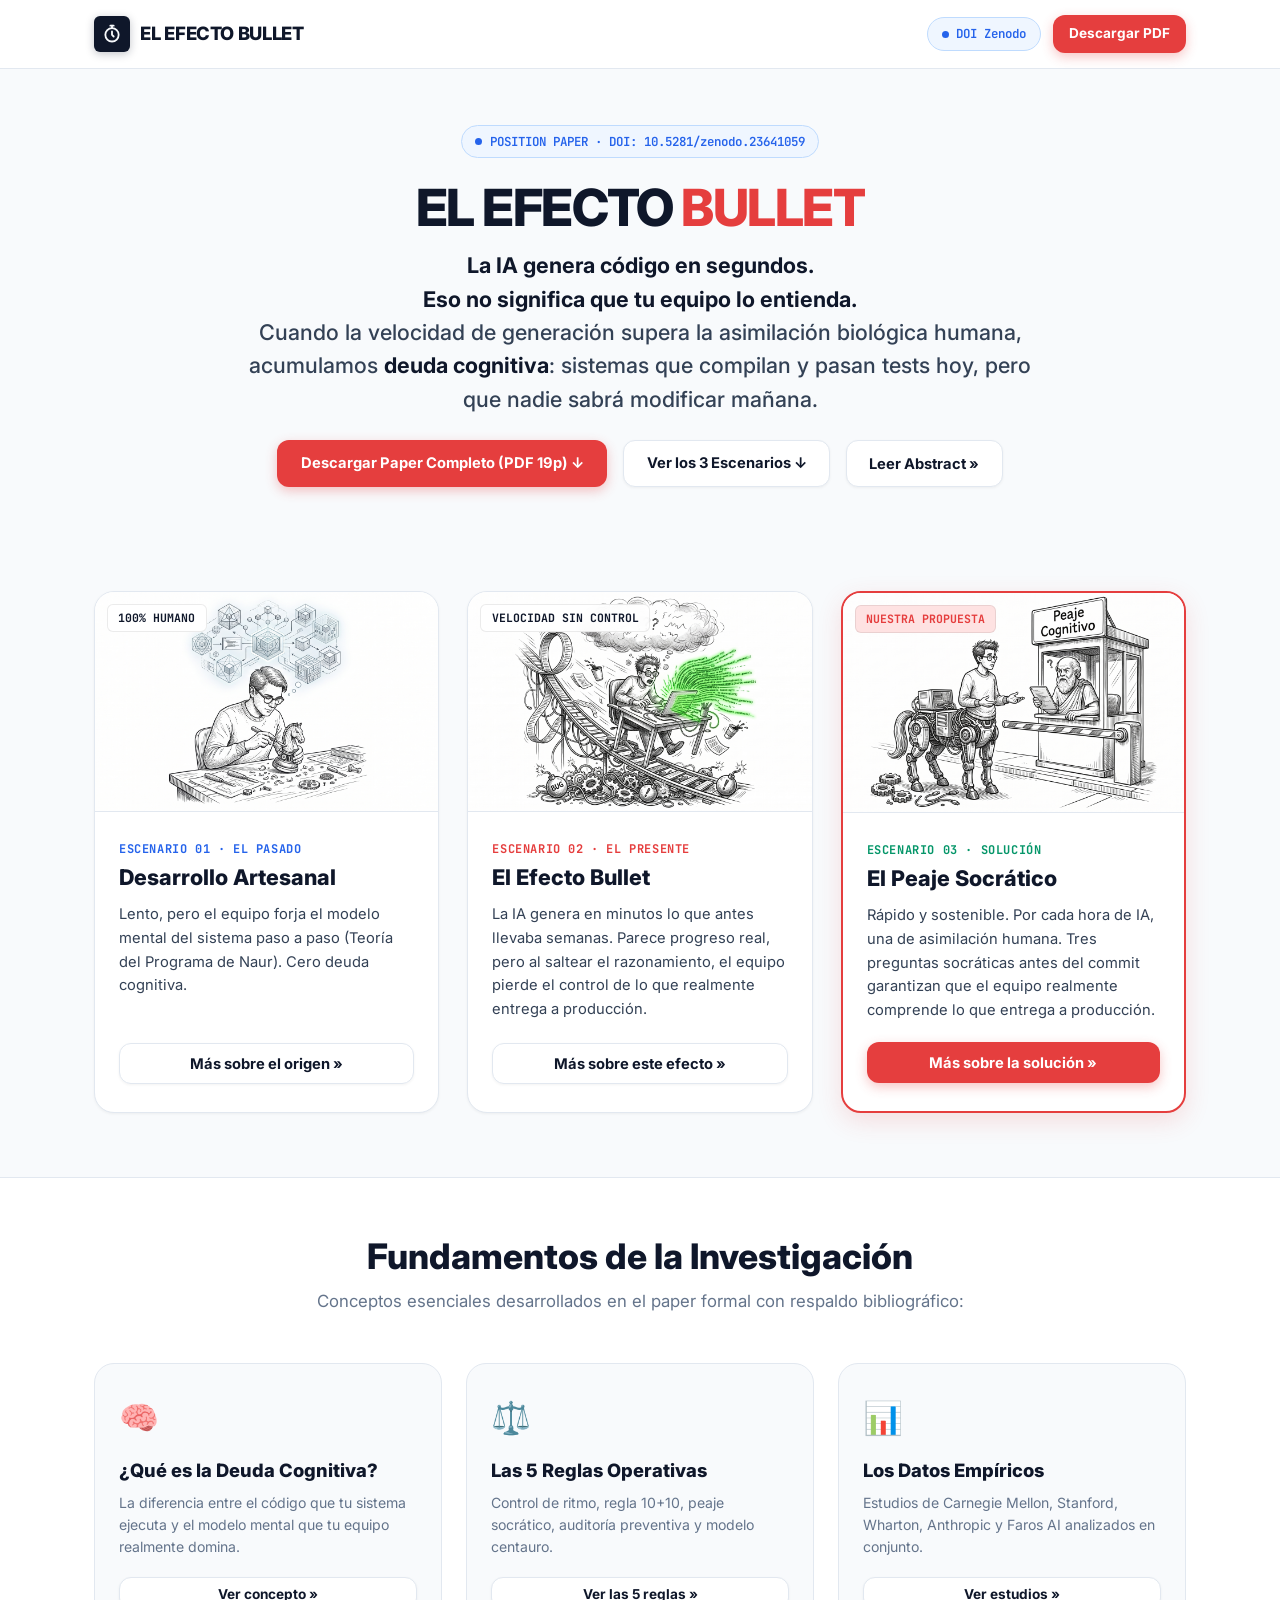
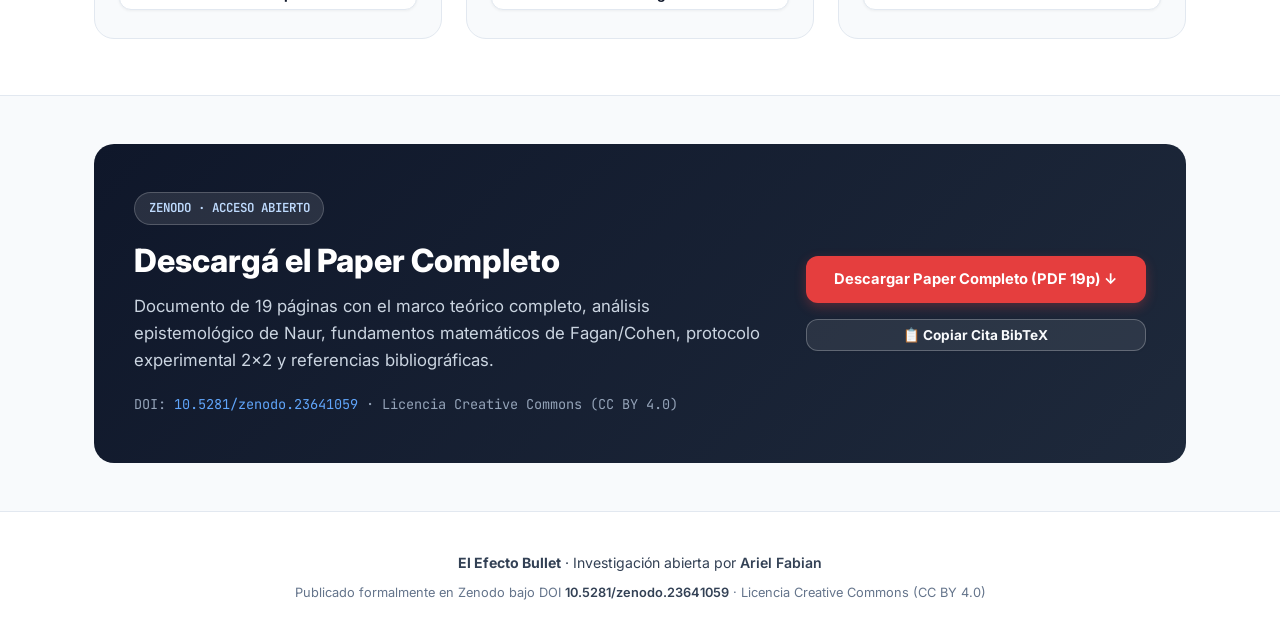
<file: index.html>
<!DOCTYPE html>
<html lang="es">
<head>
  <!-- Google tag (gtag.js) -->
  <script async src="https://www.googletagmanager.com/gtag/js?id=G-TDV2SC6LHQ"></script>
  <script>
    window.dataLayer = window.dataLayer || [];
    function gtag(){dataLayer.push(arguments);}
    gtag('js', new Date());

    gtag('config', 'G-TDV2SC6LHQ');
  </script>

  <meta charset="UTF-8">
  <meta name="viewport" content="width=device-width, initial-scale=1.0">
  <title>El Efecto Bullet: Deuda Cognitiva en la Era de la IA | Ariel Fabian</title>
  
  <meta name="description" content="La IA genera código en segundos. Eso no significa que tu equipo lo entienda. Position paper y propuesta metodológica con DOI oficial: 10.5281/zenodo.23641059.">
  <meta name="author" content="Ariel Fabian">
  <meta name="keywords" content="deuda cognitiva, ai coding, vibe coding, software engineering, peaje cognitivo, ajedrez bullet, peter naur, generative ai, llm code review, fagan inspection">
  <link rel="canonical" href="https://arfab.github.io/efectobullet/">
  
  <!-- Open Graph / LinkedIn -->
  <meta property="og:type" content="article">
  <meta property="og:title" content="El Efecto Bullet: Deuda Cognitiva en la Era de la IA">
  <meta property="og:description" content="La IA genera código en segundos. Eso no significa que tu equipo lo entienda. Position paper en acceso abierto.">
  <meta property="og:url" content="https://arfab.github.io/efectobullet/">
  <meta property="og:image" content="https://arfab.github.io/efectobullet/images/hero_chess_knight.jpg">
  
  <!-- Twitter Card -->
  <meta name="twitter:card" content="summary_large_image">
  <meta name="twitter:title" content="El Efecto Bullet: Deuda Cognitiva en la Era de la IA">
  <meta name="twitter:description" content="La IA genera código en segundos. Eso no significa que tu equipo lo entienda.">
  <meta name="twitter:image" content="https://arfab.github.io/efectobullet/images/hero_chess_knight.jpg">

  <!-- Google Scholar Metadata -->
  <meta name="citation_title" content="El Efecto Bullet: Deuda Cognitiva y la Ilusión de la Velocidad en la Era de la IA">
  <meta name="citation_author" content="Fabian, Ariel">
  <meta name="citation_publication_date" content="2026/10">
  <meta name="citation_doi" content="10.5281/zenodo.23641059">
  <meta name="citation_pdf_url" content="https://arfab.github.io/efectobullet/docs/El_Efecto_Bullet.pdf">
  <meta name="citation_technical_report_institution" content="Zenodo">

  <!-- Schema.org JSON-LD para indexación académica enriquecida en Google -->
  <script type="application/ld+json">
  {
    "@context": "https://schema.org",
    "@type": "ScholarlyArticle",
    "headline": "El Efecto Bullet: Deuda Cognitiva y la Ilusión de la Velocidad en la Era de la IA",
    "author": {
      "@type": "Person",
      "name": "Ariel Fabian",
      "url": "https://www.linkedin.com/in/arfab"
    },
    "datePublished": "2026-10",
    "identifier": "https://doi.org/10.5281/zenodo.23641059",
    "url": "https://arfab.github.io/efectobullet/",
    "sameAs": "https://doi.org/10.5281/zenodo.23641059",
    "keywords": [
      "Deuda Cognitiva",
      "Ingeniería de Software con IA",
      "Peaje Cognitivo",
      "Ajedrez Bullet",
      "Theory Building"
    ],
    "description": "Position paper que analiza el impacto de la generación acelerada de código con IA en la pérdida de comprensión técnica y propone un marco metodológico basado en la regla 10+10 y el peaje cognitivo socrático."
  }
  </script>

  <link rel="icon" href="data:image/svg+xml,<svg xmlns=%22http://www.w3.org/2000/svg%22 viewBox=%220 0 100 100%22><rect width=%22100%22 height=%22100%22 rx=%2224%22 fill=%22%230f172a%22/><circle cx=%2250%22 cy=%2256%22 r=%2228%22 fill=%22none%22 stroke=%22%23f8fafc%22 stroke-width=%227%22/><line x1=%2250%22 y1=%2256%22 x2=%2250%22 y2=%2239%22 stroke=%22%23f59e0b%22 stroke-width=%227%22 stroke-linecap=%22round%22/><line x1=%2250%22 y1=%2256%22 x2=%2263%22 y2=%2263%22 stroke=%22%23f8fafc%22 stroke-width=%226%22 stroke-linecap=%22round%22/><line x1=%2240%22 y1=%2218%22 x2=%2260%22 y2=%2218%22 stroke=%22%23f8fafc%22 stroke-width=%227%22 stroke-linecap=%22round%22/><line x1=%2250%22 y1=%2218%22 x2=%2250%22 y2=%2228%22 stroke=%22%23f8fafc%22 stroke-width=%227%22 stroke-linecap=%22round%22/></svg>">
  
  <!-- Google Fonts: Inter + JetBrains Mono -->
  <link rel="preconnect" href="https://fonts.googleapis.com">
  <link rel="preconnect" href="https://fonts.gstatic.com" crossorigin>
  <link href="https://fonts.googleapis.com/css2?family=Inter:wght@400;500;600;700;800;900&family=JetBrains+Mono:wght@500;700&display=swap" rel="stylesheet">
  
  <link rel="stylesheet" href="css/styles.css">
</head>
<body>

  <!-- ====================================================================
       HEADER / NAVBAR
       ==================================================================== -->
  <header class="header">
    <div class="container nav-wrapper">
      <a href="#" class="brand">
        <span class="brand-icon">
          <svg width="20" height="20" viewBox="0 0 24 24" fill="none" stroke="currentColor" stroke-width="2.2" stroke-linecap="round" stroke-linejoin="round">
            <circle cx="12" cy="13" r="8"></circle>
            <path d="M12 9v4l2 2"></path>
            <path d="M10 2h4"></path>
            <path d="M12 2v3"></path>
          </svg>
        </span>
        <span>EL EFECTO BULLET</span>
      </a>

      <div class="nav-actions">
        <a href="https://doi.org/10.5281/zenodo.23641059" target="_blank" rel="noopener noreferrer" class="pill pill-doi">
          <span class="doi-dot"></span> DOI Zenodo
        </a>
        <a href="docs/El_Efecto_Bullet.pdf" download class="btn btn-primary btn-sm">Descargar PDF</a>
      </div>
    </div>
  </header>

  <main>
    <!-- ====================================================================
         HERO SECTION (Claro, visual y directo al grano)
         ==================================================================== -->
    <section class="hero">
      <div class="container">
        <div class="hero-pill-row">
          <a href="https://doi.org/10.5281/zenodo.23641059" target="_blank" rel="noopener noreferrer" class="pill pill-doi">
            <span class="doi-dot"></span> POSITION PAPER · DOI: 10.5281/zenodo.23641059
          </a>
        </div>

        <h1 class="hero-title">
          EL EFECTO <span class="highlight">BULLET</span>
        </h1>

        <p class="hero-subtitle">
          <strong>La IA genera código en segundos.<br>Eso no significa que tu equipo lo entienda.</strong><br>
          Cuando la velocidad de generación supera la asimilación biológica humana, acumulamos <strong>deuda cognitiva</strong>: sistemas que compilan y pasan tests hoy, pero que nadie sabrá modificar mañana.
        </p>

        <div class="hero-actions">
          <a href="docs/El_Efecto_Bullet.pdf" download class="btn btn-primary">
            Descargar Paper Completo (PDF 19p) ↓
          </a>
          <a href="#escenarios" class="btn btn-secondary">
            Ver los 3 Escenarios ↓
          </a>
          <button class="btn btn-secondary js-open-modal" data-modal="modal-abstract">
            Leer Abstract »
          </button>
        </div>
      </div>
    </section>

    <!-- ====================================================================
         LOS 3 ESCENARIOS VISUALES (Estilo Refactoring Guru)
         ==================================================================== -->
    <section id="escenarios" class="scenarios-section">
      <div class="container">
        <div class="scenarios-grid">
          
          <!-- ESCENARIO 1: EL PASADO HUMANO -->
          <div class="scenario-card">
            <div class="scenario-img-wrapper">
              <img src="images/hero_chess_knight.jpg" alt="Desarrollo humano artesanal">
              <div class="scenario-badge-overlay">100% HUMANO</div>
            </div>
            <div class="scenario-body">
              <span class="scenario-tag tag-blue">Escenario 01 · El Pasado</span>
              <h3 class="scenario-title">Desarrollo Artesanal</h3>
              <p class="scenario-desc">
                Lento, pero el equipo forja el modelo mental del sistema paso a paso (Teoría del Programa de Naur). Cero deuda cognitiva.
              </p>
              <button class="btn btn-secondary scenario-btn js-open-modal" data-modal="modal-escenario-1">
                Más sobre el origen »
              </button>
            </div>
          </div>

          <!-- ESCENARIO 2: EL EFECTO BULLET -->
          <div class="scenario-card">
            <div class="scenario-img-wrapper">
              <img src="images/chess_clock_fischer.jpg" alt="La trampa de velocidad del ajedrez bullet">
              <div class="scenario-badge-overlay">VELOCIDAD SIN CONTROL</div>
            </div>
            <div class="scenario-body">
              <span class="scenario-tag tag-red">Escenario 02 · El Presente</span>
              <h3 class="scenario-title">El Efecto Bullet</h3>
              <p class="scenario-desc">
                La IA genera en minutos lo que antes llevaba semanas. Parece progreso real, pero al saltear el razonamiento, el equipo pierde el control de lo que realmente entrega a producción.
              </p>
              <button class="btn btn-secondary scenario-btn js-open-modal" data-modal="modal-escenario-2">
                Más sobre este efecto »
              </button>
            </div>
          </div>

          <!-- ESCENARIO 3: SÓCRATES Y 10+10 -->
          <div class="scenario-card highlight">
            <div class="scenario-img-wrapper">
              <img src="images/centaur_model.jpg" alt="Modelo centauro y peaje socrático">
              <div class="scenario-badge-overlay" style="background:#fee2e2; color:var(--accent-red);">NUESTRA PROPUESTA</div>
            </div>
            <div class="scenario-body">
              <span class="scenario-tag tag-green">Escenario 03 · Solución</span>
              <h3 class="scenario-title">El Peaje Socrático</h3>
              <p class="scenario-desc">
                Rápido y sostenible. Por cada hora de IA, una de asimilación humana. Tres preguntas socráticas antes del commit garantizan que el equipo realmente comprende lo que entrega a producción.
              </p>
              <button class="btn btn-action scenario-btn js-open-modal" data-modal="modal-escenario-3">
                Más sobre la solución »
              </button>
            </div>
          </div>

        </div>
      </div>
    </section>

    <!-- ====================================================================
         FUNDAMENTOS CLAVE (Módulos limpios tipo Refactoring Guru)
         ==================================================================== -->
    <section id="fundamentos" class="modules-section">
      <div class="container">
        <div class="section-intro">
          <h2>Fundamentos de la Investigación</h2>
          <p>Conceptos esenciales desarrollados en el paper formal con respaldo bibliográfico:</p>
        </div>

        <div class="modules-grid">
          <div class="module-card">
            <div class="module-icon">🧠</div>
            <h3>¿Qué es la Deuda Cognitiva?</h3>
            <p>La diferencia entre el código que tu sistema ejecuta y el modelo mental que tu equipo realmente domina.</p>
            <button class="btn btn-secondary btn-sm js-open-modal" data-modal="modal-deuda">Ver concepto »</button>
          </div>

          <div class="module-card">
            <div class="module-icon">⚖️</div>
            <h3>Las 5 Reglas Operativas</h3>
            <p>Control de ritmo, regla 10+10, peaje socrático, auditoría preventiva y modelo centauro.</p>
            <button class="btn btn-secondary btn-sm js-open-modal" data-modal="modal-reglas">Ver las 5 reglas »</button>
          </div>

          <div class="module-card">
            <div class="module-icon">📊</div>
            <h3>Los Datos Empíricos</h3>
            <p>Estudios de Carnegie Mellon, Stanford, Wharton, Anthropic y Faros AI analizados en conjunto.</p>
            <button class="btn btn-secondary btn-sm js-open-modal" data-modal="modal-datos">Ver estudios »</button>
          </div>
        </div>
      </div>
    </section>

    <!-- ====================================================================
         BANNER DE DESCARGA / PAPER FORMAL
         ==================================================================== -->
    <section id="descarga" class="container">
      <div class="paper-cta-box">
        <div>
          <span class="pill pill-doi" style="background:rgba(255,255,255,0.1); border-color:rgba(255,255,255,0.2); color:#bfdbfe; margin-bottom:1rem;">
            ZENODO · ACCESO ABIERTO
          </span>
          <h2>Descargá el Paper Completo</h2>
          <p>
            Documento de 19 páginas con el marco teórico completo, análisis epistemológico de Naur, fundamentos matemáticos de Fagan/Cohen, protocolo experimental 2×2 y referencias bibliográficas.
          </p>
          <div style="margin-top:1.25rem; font-family:var(--font-mono); font-size:0.85rem; color:#94a3b8;">
            DOI: <a href="https://doi.org/10.5281/zenodo.23641059" target="_blank" style="color:#60a5fa;">10.5281/zenodo.23641059</a> · Licencia Creative Commons (CC BY 4.0)
          </div>
        </div>

        <div class="paper-cta-actions">
          <a href="docs/El_Efecto_Bullet.pdf" download class="btn btn-primary">
            Descargar Paper Completo (PDF 19p) ↓
          </a>
          <button id="copy-citation-btn" class="btn btn-ghost-dark btn-sm">
            📋 Copiar Cita BibTeX
          </button>
        </div>
      </div>
    </section>
  </main>

  <!-- ====================================================================
       FOOTER
       ==================================================================== -->
  <footer class="footer">
    <div class="container">
      <p style="margin-bottom:0.5rem;">
        <strong>El Efecto Bullet</strong> · Investigación abierta por <a href="https://www.linkedin.com/in/arielfabian/" target="_blank">Ariel Fabian</a>
      </p>
      <p style="font-size:0.8rem; color:var(--text-muted);">
        Publicado formalmente en Zenodo bajo DOI <a href="https://doi.org/10.5281/zenodo.23641059" target="_blank">10.5281/zenodo.23641059</a> · Licencia Creative Commons (CC BY 4.0)
      </p>
    </div>
  </footer>

  <!-- ====================================================================
       MODALES DE PROFUNDIZACIÓN (Para mantener la Home limpia)
       ==================================================================== -->
  
  <!-- Modal Abstract -->
  <div id="modal-abstract" class="modal-overlay">
    <div class="modal-box">
      <button class="modal-close">✕</button>
      <span class="pill pill-doi" style="margin-bottom:0.85rem;"><span class="doi-dot"></span> DOI: 10.5281/zenodo.23641059</span>
      <h3 class="modal-title">Resumen Oficial / Abstract</h3>
      <div class="modal-body">
        <p><strong>Resumen (Español):</strong></p>
        <p>
          Los agentes de Inteligencia Artificial generan código en segundos. Pero escribir código rápido no es lo mismo que entenderlo. Cuando un equipo acepta código generado sin tomarse el tiempo de leerlo y analizarlo, acumula <strong>deuda cognitiva</strong>: sistemas que funcionan, pero que nadie en el equipo sabe modificar con seguridad. Así, las fallas pueden llegar directo a producción.
        </p>
        <p>
          Sostenemos que el problema no es la herramienta sino el ritmo: una persona necesita tiempo para entender lógica de software y no puede hacerlo a la velocidad con la que un modelo genera texto. Para analizar este problema usamos la psicología del ajedrez, un campo con ochenta años de investigación sobre memoria, decisiones bajo presión de tiempo e interacción humano-máquina. Planteamos que, cuando el ritmo supera la capacidad de lectura, el desarrollador pasa a una revisión superficial y empieza a aprobar cambios que no entiende.
        </p>
        <p>
          Como respuesta, proponemos cinco reglas de trabajo adaptadas del ajedrez. Las dos centrales son la <strong>regla del 10 + 10</strong>, que establece una reserva mínima obligatoria para leer y asimilar el código proporcional al esfuerzo previo de desarrollo, y un <strong>peaje cognitivo antes del commit</strong>, que exige al programador justificar el cambio por sí mismo sin explicaciones predigeridas de la IA. El objetivo es que el equipo entienda lo que construye sin renunciar a la velocidad. Por último, proponemos un diseño experimental para poner a prueba estas reglas en equipos reales.
        </p>
        <hr style="border:0; border-top:1px solid var(--border-color); margin:1.25rem 0;">
        <p><strong>Abstract (English):</strong></p>
        <p style="font-size:0.9rem; color:var(--text-muted);">
          Artificial Intelligence coding agents generate code in seconds. Yet writing code quickly is not the same as understanding it. When a team accepts generated code without taking the time to read and analyze it, it accumulates <strong>cognitive debt</strong>: systems that work today, but that no one on the team knows how to safely modify. In response, we propose five working rules adapted from chess, centered on the <strong>10 + 10 rule</strong> and a <strong>pre-commit cognitive toll</strong>.
        </p>
      </div>
    </div>
  </div>
  
  <!-- Modal Escenario 1 -->
  <div id="modal-escenario-1" class="modal-overlay">
    <div class="modal-box">
      <button class="modal-close">✕</button>
      <h3 class="modal-title">El Pasado Artesanal y la Teoría del Programa</h3>
      <div class="modal-body">
        <p>
          En 1985, el ganador del Premio Turing <strong>Peter Naur</strong> publicó su histórico ensayo <em>"Programming as Theory Building"</em>. Su tesis central fue revolucionaria:
        </p>
        <blockquote>
          "La programación no es la producción de líneas de código; es la construcción de una teoría mental viva sobre cómo el software se corresponde con el problema real del mundo."
        </blockquote >
        <p>
          En el desarrollo manual tradicional, la lentitud obligaba al programador a descartar alternativas, anticipar fallas y entender los invariantes del sistema mientras escribía. El código resultante era apenas un subproducto; el verdadero activo residía en la mente del equipo.
        </p>
        <p>
          Al automatizar la escritura con IA y saltarnos ese proceso de razonamiento, generamos código sin teoría mental: la semilla de la deuda cognitiva.
        </p>
      </div>
    </div>
  </div>

  <!-- Modal Escenario 2 -->
  <div id="modal-escenario-2" class="modal-overlay">
    <div class="modal-box">
      <button class="modal-close">✕</button>
      <h3 class="modal-title">El Efecto Bullet y la Crisis Empírica</h3>
      <div class="modal-body">
        <p>
          En ajedrez, el ritmo <em>Bullet</em> (1 minuto por partida) anula el cálculo táctico profundo: el jugador se ve forzado a mover por reflejo muscular inmediato.
        </p>
        <p>
          En ingeniería de software asistida por IA ocurre un colapso idéntico, ya registrado por investigaciones de primer nivel:
        </p>
        <ul>
          <li><strong>He & Vasilescu (Carnegie Mellon / Stanford, 2026):</strong> En 196.000 PRs reales, la revisión humana profunda cayó del 48% al 21%.</li>
          <li><strong>Faros AI (2026):</strong> Las organizaciones con adopción masiva sin reglas experimentaron un aumento del 125.4% en incidentes críticos en producción.</li>
          <li><strong>Shen & Tamkin (Anthropic, 2025):</strong> Desarrolladores que aprendieron delegando en IA retuvieron 17 puntos porcentuales menos de comprensión conceptual.</li>
          <li><strong>Shaw & Nave (Wharton, 2026):</strong> Bajo presión de velocidad, la probabilidad de aceptar código erróneo se multiplica por más de 3.</li>
        </ul>
      </div>
    </div>
  </div>

  <!-- Modal Escenario 3 -->
  <div id="modal-escenario-3" class="modal-overlay">
    <div class="modal-box">
      <button class="modal-close">✕</button>
      <h3 class="modal-title">El Peaje Socrático y la Regla del 10 + 10</h3>
      <div class="modal-body">
        <p>
          Nuestra propuesta no rechaza la IA: establece un método de trabajo riguroso:
        </p>
        <p>
          <strong>1. La Regla del 10 + 10:</strong> Por cada hora invertida en generar código con IA en un componente crítico, se reserva obligatoriamente una hora para que el desarrollador lea, entienda y verifique la lógica (basado en ritmos de inspección formal de Michael Fagan de 100-200 LOC/h).
        </p>
        <p>
          <strong>2. El Peaje Socrático antes del Commit:</strong> "Sócrates" interroga al programador con 3 preguntas que debe responder por sí mismo, sin ayuda del modelo:
        </p>
        <ul>
          <li><strong>Invariantes y datos:</strong> ¿Cómo fluye la información y qué reglas de negocio se garantizan?</li>
          <li><strong>Supuestos de falla:</strong> ¿Qué ocurre si la red tiene timeout, hay concurrencia o los datos vienen nulos?</li>
          <li><strong>Cambio de negocio:</strong> Si mañana cambia la regla central, ¿qué partes del código deben reescribirse?</li>
        </ul>
        <p>
          Sólo con semáforo verde se habilita el paso a producción.
        </p>
      </div>
    </div>
  </div>

  <!-- Modal Deuda Cognitiva -->
  <div id="modal-deuda" class="modal-overlay">
    <div class="modal-box">
      <button class="modal-close">✕</button>
      <h3 class="modal-title">¿Qué es la Deuda Cognitiva?</h3>
      <div class="modal-body">
        <p>
          A diferencia de la <em>deuda técnica</em> tradicional (código desprolijo o arquitectura deficiente), la <strong>deuda cognitiva</strong> ocurre cuando el código está limpio, compila y pasa las pruebas, pero <strong>nadie en el equipo entiende realmente cómo funciona por dentro ni cómo reaccionará ante situaciones imprevistas</strong>.
        </p>
        <p>
          Es una deuda invisible que no genera advertencias de linter, pero explota en forma de incidentes severos cuando el sistema debe evolucionar o responder ante fallas de infraestructura.
        </p>
      </div>
    </div>
  </div>

  <!-- Modal 5 Reglas -->
  <div id="modal-reglas" class="modal-overlay">
    <div class="modal-box">
      <button class="modal-close">✕</button>
      <h3 class="modal-title">Las 5 Reglas Operativas</h3>
      <div class="modal-body">
        <ul>
          <li><strong>1. Control de Ritmo:</strong> Clasificar antes de codificar. Lógica crítica (facturación, auth, concurrencia) a ritmo clásico; código descartable a alta velocidad.</li>
          <li><strong>2. Regla del 10 + 10:</strong> Por cada hora de IA en módulos críticos, una hora de asimilación humana obligatoria.</li>
          <li><strong>3. Peaje Cognitivo:</strong> Las 3 preguntas socráticas antes del commit para verificar comprensión de invariantes y fallas.</li>
          <li><strong>4. Auditoría Preventiva:</strong> Pruebas deliberadas de concurrencia, idempotencia y datos sucios (la IA suele resolver solo el camino feliz).</li>
          <li><strong>5. Modelo Centauro:</strong> Principio Kaspárov 2005: un proceso riguroso y humano pesa más que la potencia de cálculo pura.</li>
        </ul>
      </div>
    </div>
  </div>

  <!-- Modal Datos Empíricos -->
  <div id="modal-datos" class="modal-overlay">
    <div class="modal-box">
      <button class="modal-close">✕</button>
      <h3 class="modal-title">Evidencia Empírica Consolidada</h3>
      <div class="modal-body">
        <p>El paper consolida investigaciones académicas e industriales de 2025 y 2026:</p>
        <ul>
          <li><strong>Carnegie Mellon & Stanford (He & Vasilescu, 2026):</strong> Caída del 48% al 21% en inspección de código.</li>
          <li><strong>Faros AI (2026):</strong> +76% PRs aprobados sin revisión y +125.4% incidentes en producción.</li>
          <li><strong>Anthropic (Shen & Tamkin, 2025):</strong> -17 pp en adquisición de habilidades conceptuales.</li>
          <li><strong>Wharton School (Shaw & Nave, 2026):</strong> 3.2x más chance de aceptar respuestas erróneas bajo urgencia.</li>
          <li><strong>Wharton School (Poulidis et al., 2025):</strong> 64% vs 30% de retención cuando se bloquea la IA hasta formular hipótesis propias.</li>
        </ul>
      </div>
    </div>
  </div>

  <script src="js/main.js"></script>
</body>
</html>
</file>
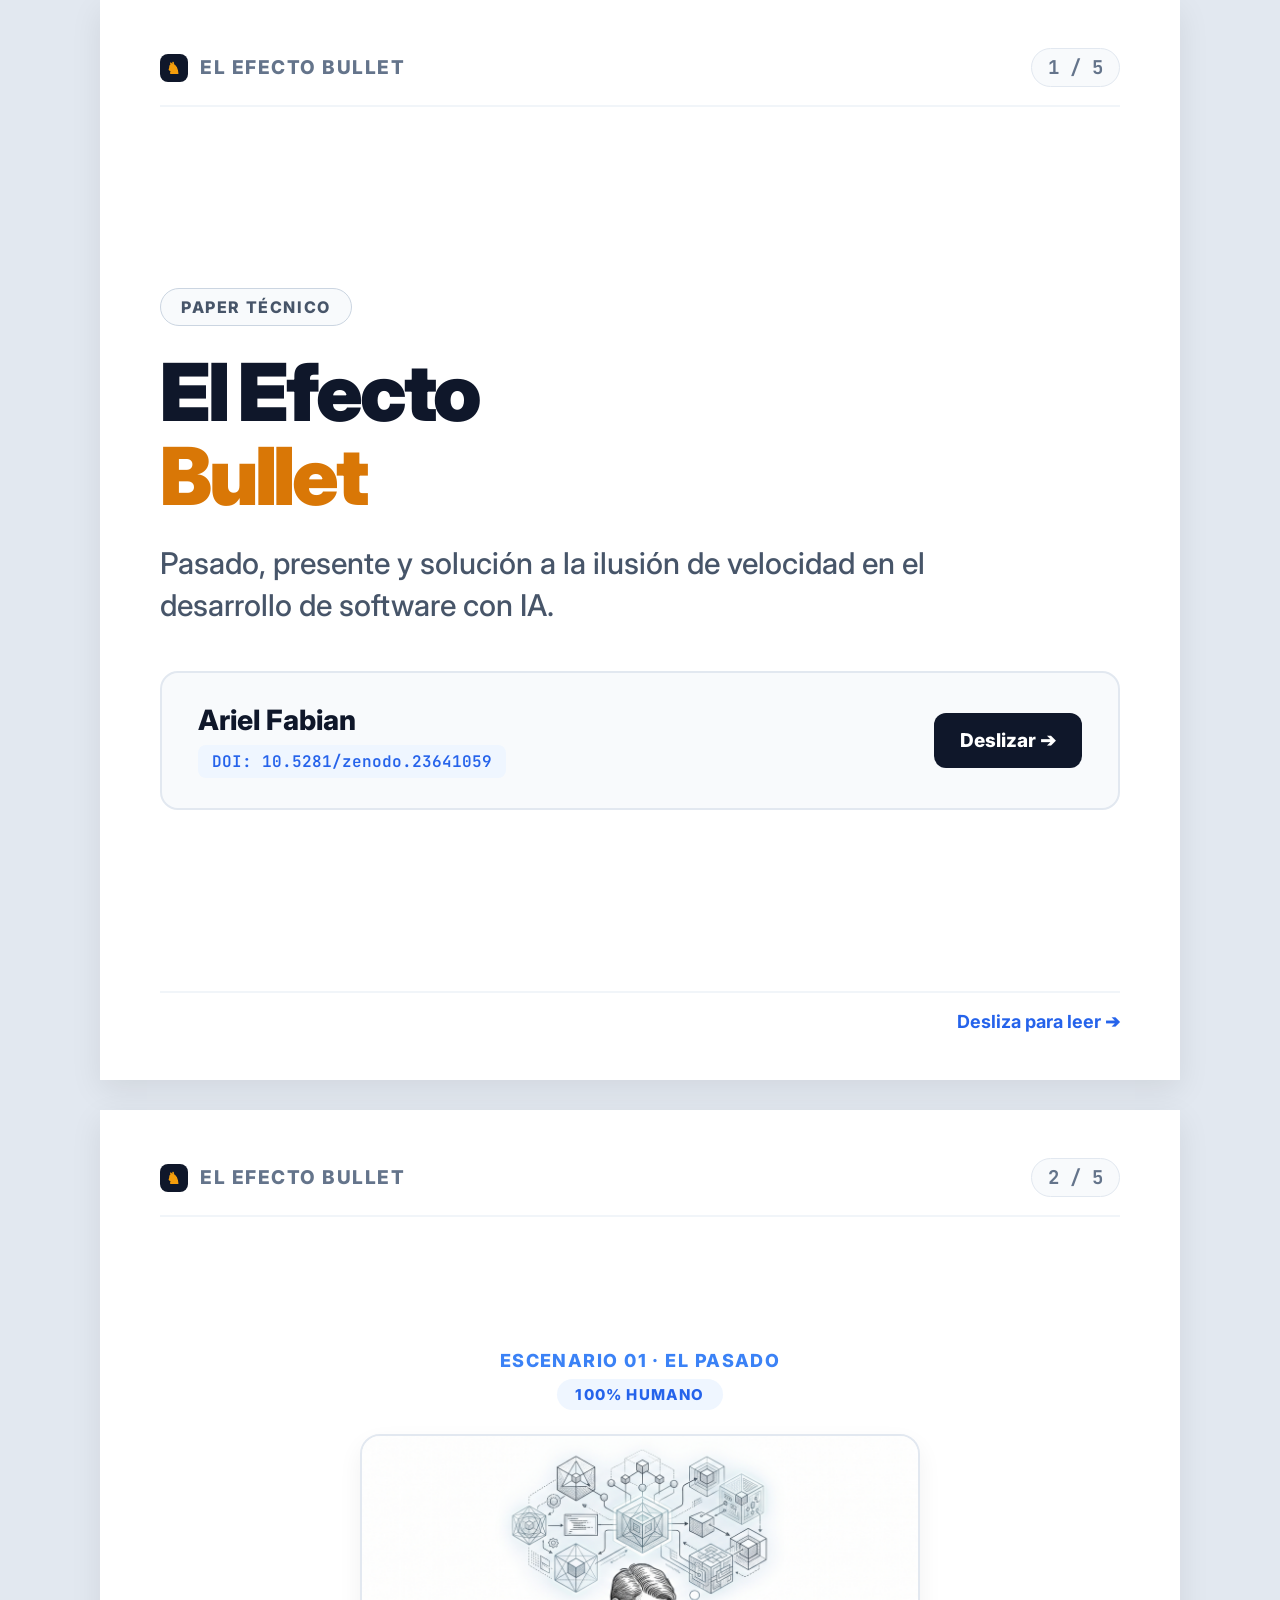
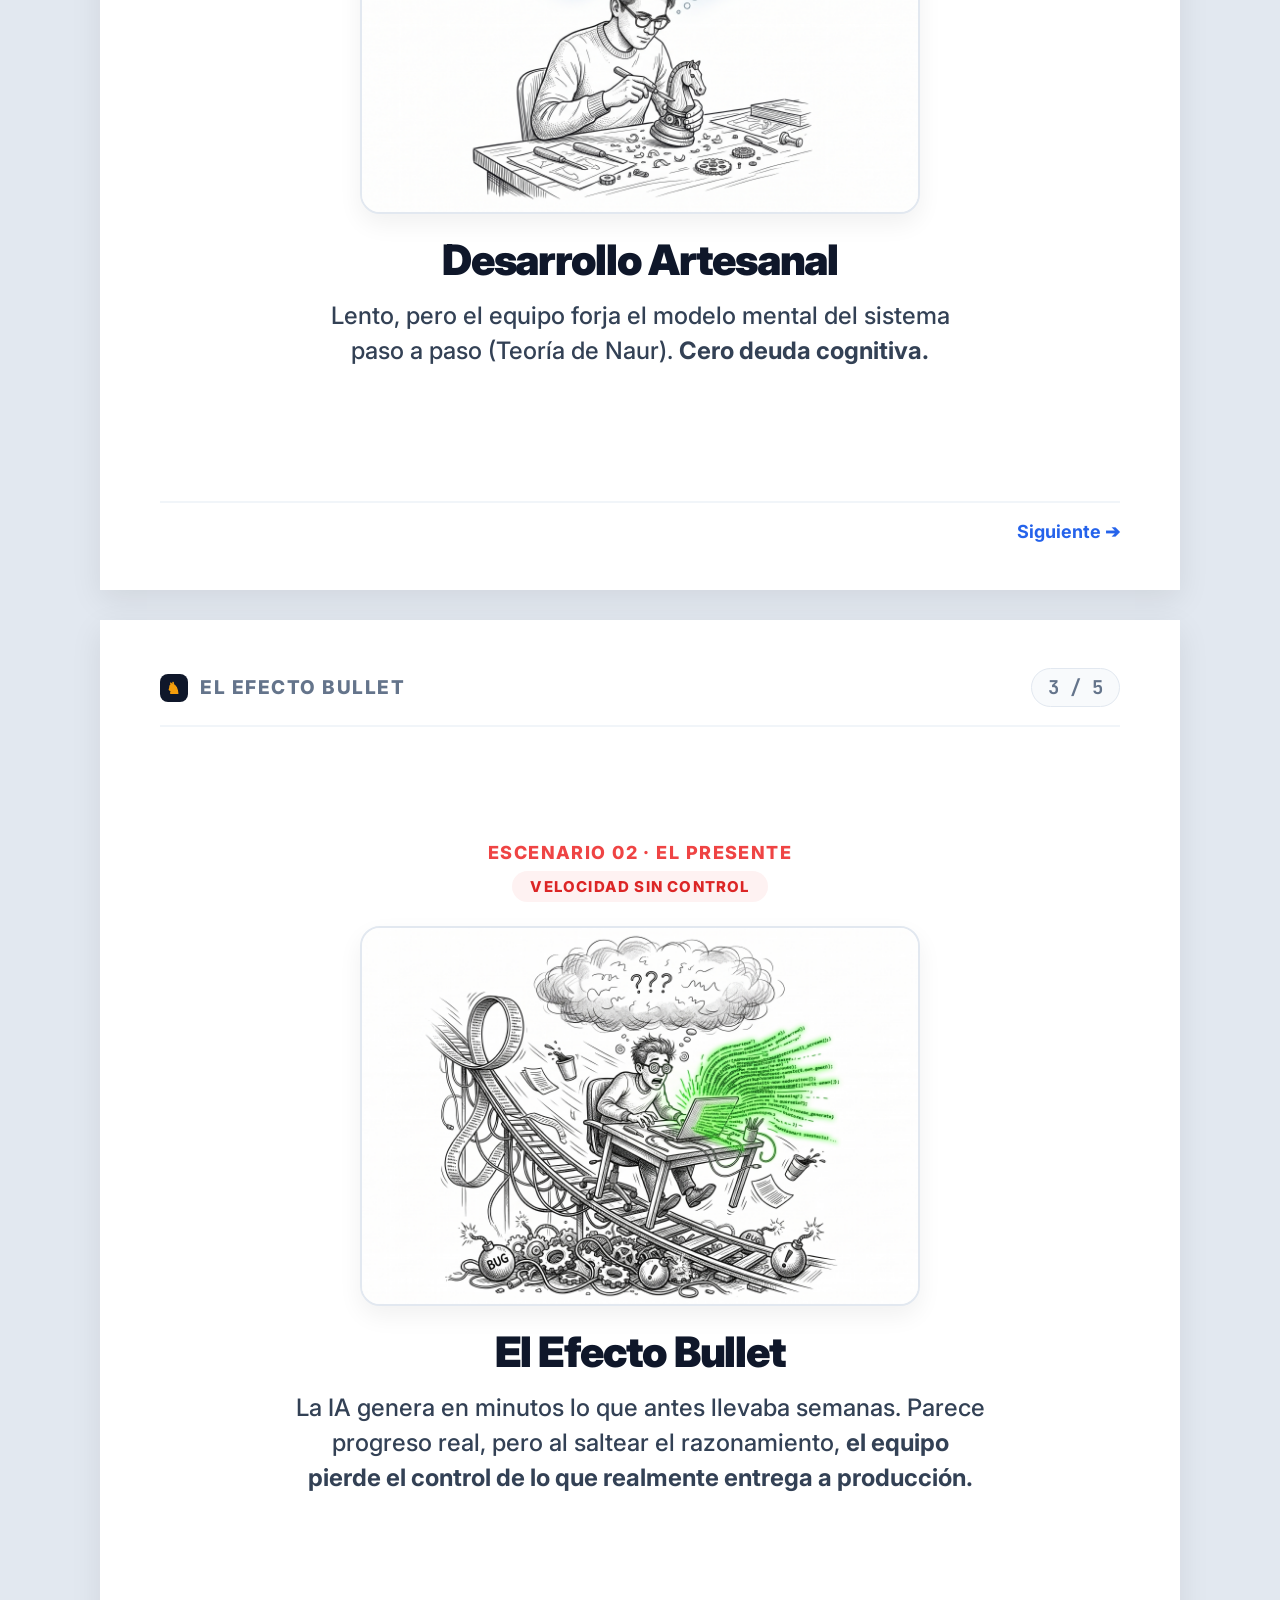
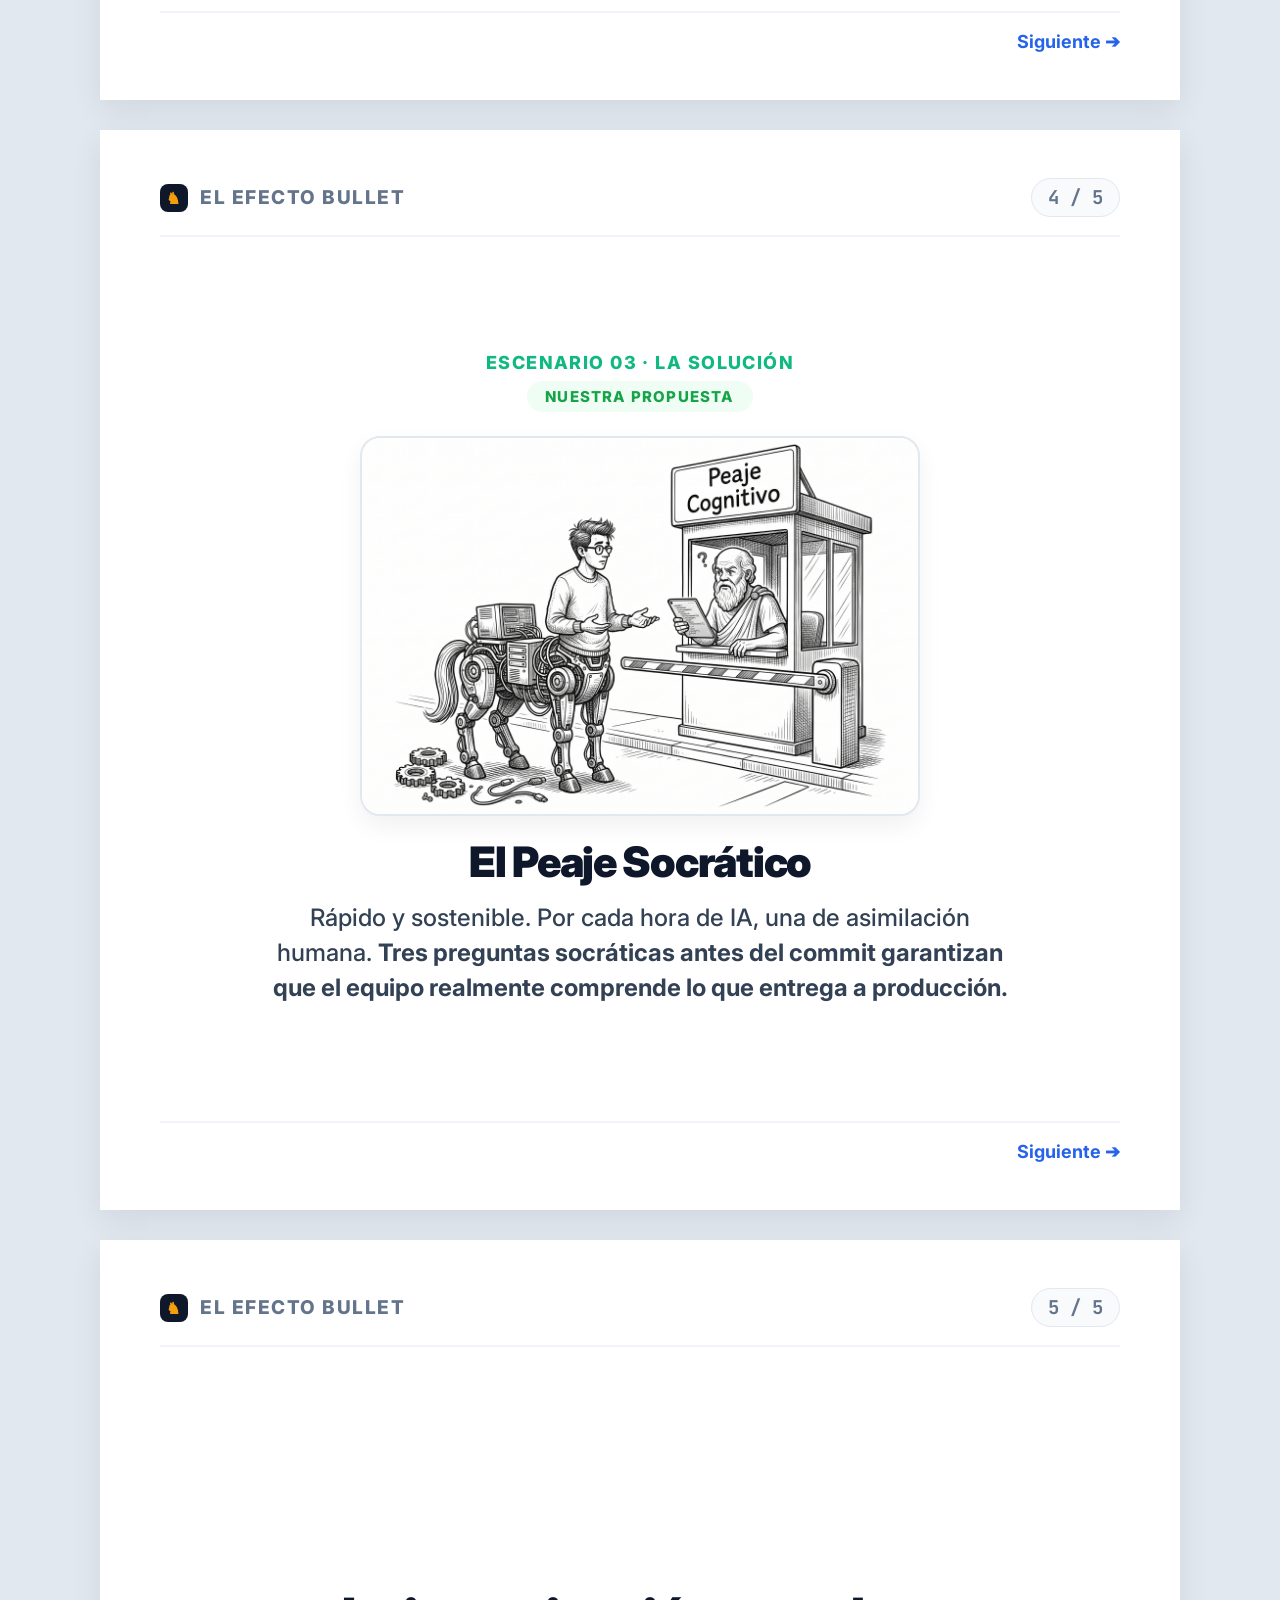
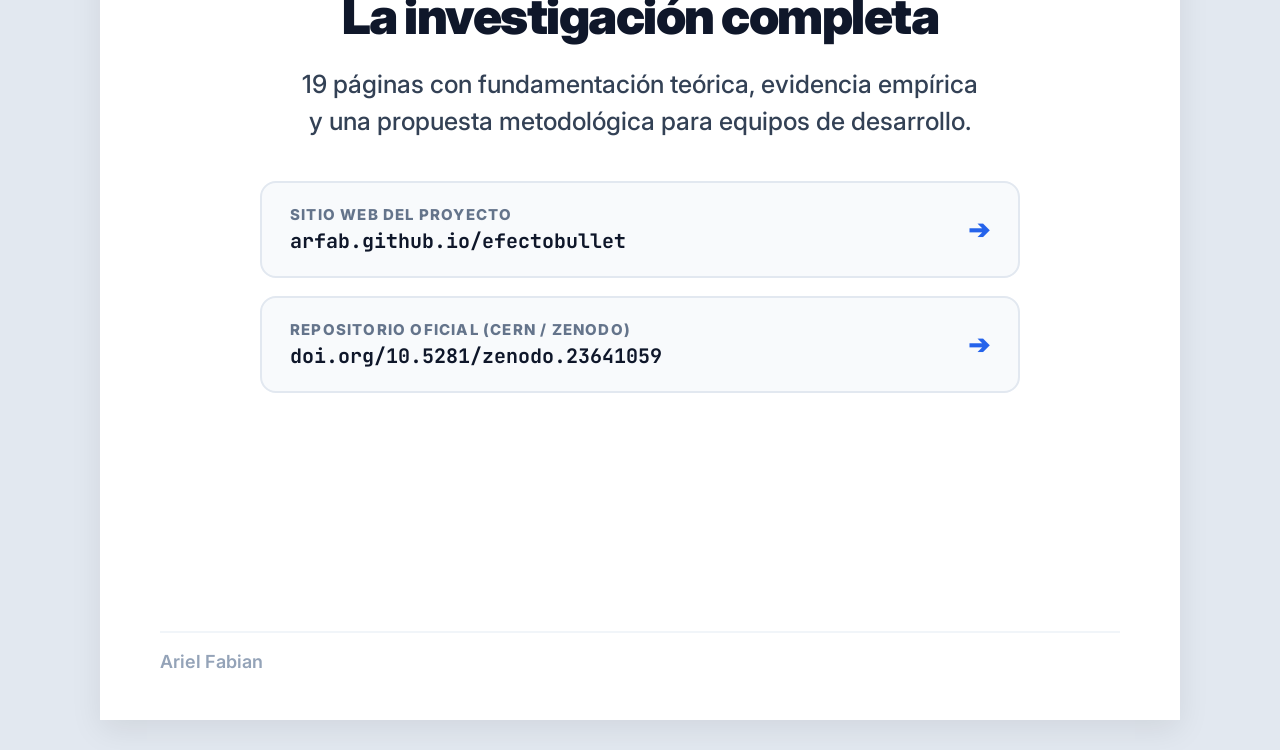
<file: carousel.html>
<!DOCTYPE html>
<html lang="es">
<head>
  <meta charset="UTF-8">
  <title>El Efecto Bullet - Carrusel LinkedIn</title>
  <link rel="preconnect" href="https://fonts.googleapis.com">
  <link rel="preconnect" href="https://fonts.gstatic.com" crossorigin>
  <link href="https://fonts.googleapis.com/css2?family=Inter:wght@400;500;600;700;800;900&family=JetBrains+Mono:wght@500;700&display=swap" rel="stylesheet">
  <style>
    * {
      box-sizing: border-box;
      margin: 0;
      padding: 0;
    }
    @page {
      size: 1080px 1080px;
      margin: 0;
    }
    body {
      font-family: 'Inter', -apple-system, BlinkMacSystemFont, sans-serif;
      background: #e2e8f0;
      color: #0f172a;
      -webkit-print-color-adjust: exact;
      print-color-adjust: exact;
    }
    .slide {
      width: 1080px;
      height: 1080px;
      background: #ffffff;
      padding: 48px 60px;
      display: flex;
      flex-direction: column;
      justify-content: space-between;
      position: relative;
      overflow: hidden;
      page-break-after: always;
      break-after: page;
      margin: 0 auto 30px auto;
      box-shadow: 0 10px 30px rgba(0,0,0,0.08);
    }
    @media print {
      body {
        background: transparent;
      }
      .slide {
        margin: 0;
        box-shadow: none;
      }
    }

    /* Top bar */
    .slide-topbar {
      display: flex;
      justify-content: space-between;
      align-items: center;
      padding-bottom: 18px;
      border-bottom: 2px solid #f1f5f9;
    }
    .brand-tag {
      font-size: 19px;
      font-weight: 800;
      letter-spacing: 0.08em;
      text-transform: uppercase;
      color: #64748b;
      display: flex;
      align-items: center;
      gap: 12px;
    }
    .brand-icon {
      width: 28px;
      height: 28px;
      background: #0f172a;
      border-radius: 8px;
      display: inline-flex;
      align-items: center;
      justify-content: center;
      color: #f59e0b;
      font-size: 16px;
      font-weight: 900;
    }
    .slide-counter {
      font-family: 'JetBrains Mono', monospace;
      font-size: 19px;
      font-weight: 700;
      color: #64748b;
      background: #f8fafc;
      padding: 6px 16px;
      border-radius: 20px;
      border: 1px solid #e2e8f0;
    }

    /* Bottom bar */
    .slide-footer {
      display: flex;
      justify-content: space-between;
      align-items: center;
      padding-top: 18px;
      border-top: 2px solid #f1f5f9;
      font-size: 18px;
      color: #94a3b8;
      font-weight: 600;
    }
    .footer-swipe {
      display: flex;
      align-items: center;
      gap: 8px;
      font-weight: 700;
      color: #2563eb;
    }

    /* Content Cards (Slides 2, 3, 4) */
    .content-center {
      display: flex;
      flex-direction: column;
      align-items: center;
      text-align: center;
      margin: auto 0;
    }
    .badge-pill {
      display: inline-block;
      padding: 6px 18px;
      font-size: 15px;
      font-weight: 800;
      letter-spacing: 0.08em;
      text-transform: uppercase;
      border-radius: 30px;
      margin-bottom: 12px;
    }
    .badge-blue { background: #eff6ff; color: #2563eb; }
    .badge-red { background: #fef2f2; color: #dc2626; }
    .badge-green { background: #f0fdf4; color: #16a34a; }

    .scenario-phase {
      font-size: 18px;
      font-weight: 800;
      letter-spacing: 0.08em;
      text-transform: uppercase;
      margin-bottom: 8px;
    }
    .phase-blue { color: #3b82f6; }
    .phase-red { color: #ef4444; }
    .phase-green { color: #10b981; }

    .card-image-box {
      width: 100%;
      max-width: 560px;
      height: 380px;
      border-radius: 20px;
      overflow: hidden;
      border: 2px solid #e2e8f0;
      background: #fafafa;
      margin: 12px 0 20px 0;
      box-shadow: 0 10px 25px rgba(0,0,0,0.06);
    }
    .card-image-box img {
      width: 100%;
      height: 100%;
      object-fit: cover;
    }
    .card-title {
      font-size: 42px;
      font-weight: 900;
      letter-spacing: -0.03em;
      color: #0f172a;
      margin-bottom: 14px;
    }
    .card-text {
      font-size: 24px;
      line-height: 1.45;
      color: #334155;
      font-weight: 500;
      max-width: 860px;
      text-wrap: balance;
    }

    /* Slide 1 - Cover */
    .cover-content {
      margin: auto 0;
      display: flex;
      flex-direction: column;
      align-items: flex-start;
      text-align: left;
    }
    .cover-badge {
      display: inline-block;
      padding: 8px 20px;
      background: #f8fafc;
      border: 1.5px solid #cbd5e1;
      color: #475569;
      font-size: 16px;
      font-weight: 800;
      letter-spacing: 0.1em;
      text-transform: uppercase;
      border-radius: 30px;
      margin-bottom: 24px;
    }
    .cover-title {
      font-size: 80px;
      font-weight: 900;
      letter-spacing: -0.04em;
      line-height: 1.05;
      color: #0f172a;
      margin-bottom: 24px;
    }
    .cover-title span {
      color: #d97706;
    }
    .cover-subtitle {
      font-size: 30px;
      line-height: 1.4;
      color: #475569;
      font-weight: 500;
      max-width: 860px;
      margin-bottom: 45px;
    }
    .cover-box {
      width: 100%;
      background: #f8fafc;
      border: 2px solid #e2e8f0;
      border-radius: 18px;
      padding: 30px 36px;
      display: flex;
      justify-content: space-between;
      align-items: center;
    }
    .cover-box-meta {
      display: flex;
      flex-direction: column;
      gap: 8px;
    }
    .cover-author-name {
      font-size: 28px;
      font-weight: 800;
      color: #0f172a;
    }
    .cover-doi {
      font-family: 'JetBrains Mono', monospace;
      font-size: 16px;
      color: #2563eb;
      font-weight: 600;
      background: #eff6ff;
      padding: 6px 14px;
      border-radius: 8px;
      display: inline-block;
    }
    .cover-swipe-badge {
      background: #0f172a;
      color: #ffffff;
      padding: 16px 26px;
      border-radius: 12px;
      font-size: 19px;
      font-weight: 800;
      display: flex;
      align-items: center;
      gap: 10px;
    }

    /* Slide 5 - Close */
    .close-content {
      margin: auto 0;
      display: flex;
      flex-direction: column;
      align-items: center;
      text-align: center;
    }
    .close-title {
      font-size: 50px;
      font-weight: 900;
      letter-spacing: -0.03em;
      color: #0f172a;
      margin-bottom: 20px;
    }
    .close-subtitle {
      font-size: 25px;
      line-height: 1.5;
      color: #334155;
      font-weight: 500;
      max-width: 840px;
      margin-bottom: 40px;
      text-wrap: balance;
    }
    .links-container {
      width: 100%;
      max-width: 760px;
      display: flex;
      flex-direction: column;
      gap: 18px;
    }
    .link-card {
      background: #f8fafc;
      border: 2px solid #e2e8f0;
      border-radius: 16px;
      padding: 22px 28px;
      display: flex;
      justify-content: space-between;
      align-items: center;
      text-align: left;
    }
    .link-card-info h4 {
      font-size: 15px;
      text-transform: uppercase;
      letter-spacing: 0.08em;
      color: #64748b;
      margin-bottom: 4px;
      font-weight: 800;
    }
    .link-card-info p {
      font-family: 'JetBrains Mono', monospace;
      font-size: 20px;
      color: #0f172a;
      font-weight: 700;
    }
    .link-card-arrow {
      font-size: 26px;
      color: #2563eb;
      font-weight: 900;
    }
  </style>
</head>
<body>

  <!-- =========================================
       SLIDE 1: PORTADA
       ========================================= -->
  <div class="slide">
    <div class="slide-topbar">
      <div class="brand-tag">
        <span class="brand-icon">♞</span>
        <span>El Efecto Bullet</span>
      </div>
      <div class="slide-counter">1 / 5</div>
    </div>

    <div class="cover-content">
      <div class="cover-badge">Paper Técnico</div>
      <h1 class="cover-title">
        El Efecto<br><span>Bullet</span>
      </h1>
      <p class="cover-subtitle">
        Pasado, presente y solución a la ilusión de velocidad en el desarrollo de software con IA.
      </p>

      <div class="cover-box">
        <div class="cover-box-meta">
          <div class="cover-author-name">Ariel Fabian</div>
          <div><span class="cover-doi">DOI: 10.5281/zenodo.23641059</span></div>
        </div>
        <div class="cover-swipe-badge">
          Deslizar ➔
        </div>
      </div>
    </div>

    <div class="slide-footer">
      <div></div>
      <div class="footer-swipe">Desliza para leer ➔</div>
    </div>
  </div>

  <!-- =========================================
       SLIDE 2: ESCENARIO 01 · EL PASADO
       ========================================= -->
  <div class="slide">
    <div class="slide-topbar">
      <div class="brand-tag">
        <span class="brand-icon">♞</span>
        <span>El Efecto Bullet</span>
      </div>
      <div class="slide-counter">2 / 5</div>
    </div>

    <div class="content-center">
      <span class="scenario-phase phase-blue">Escenario 01 · El Pasado</span>
      <span class="badge-pill badge-blue">100% Humano</span>
      <div class="card-image-box">
        <img src="images/hero_chess_knight.jpg" alt="Desarrollo Artesanal">
      </div>
      <h2 class="card-title">Desarrollo Artesanal</h2>
      <p class="card-text">
        Lento, pero el equipo forja el modelo mental del sistema paso a paso (Teoría de Naur). <strong>Cero deuda cognitiva.</strong>
      </p>
    </div>

    <div class="slide-footer">
      <div></div>
      <div class="footer-swipe">Siguiente ➔</div>
    </div>
  </div>

  <!-- =========================================
       SLIDE 3: ESCENARIO 02 · EL PRESENTE
       ========================================= -->
  <div class="slide">
    <div class="slide-topbar">
      <div class="brand-tag">
        <span class="brand-icon">♞</span>
        <span>El Efecto Bullet</span>
      </div>
      <div class="slide-counter">3 / 5</div>
    </div>

    <div class="content-center">
      <span class="scenario-phase phase-red">Escenario 02 · El Presente</span>
      <span class="badge-pill badge-red">Velocidad sin Control</span>
      <div class="card-image-box">
        <img src="images/chess_clock_fischer.jpg" alt="El Efecto Bullet">
      </div>
      <h2 class="card-title">El Efecto Bullet</h2>
      <p class="card-text">
        La IA genera en minutos lo que antes llevaba semanas. Parece progreso real, pero al saltear el razonamiento, <strong>el equipo pierde el control de lo que realmente entrega a producción.</strong>
      </p>
    </div>

    <div class="slide-footer">
      <div></div>
      <div class="footer-swipe">Siguiente ➔</div>
    </div>
  </div>

  <!-- =========================================
       SLIDE 4: ESCENARIO 03 · LA SOLUCIÓN
       ========================================= -->
  <div class="slide">
    <div class="slide-topbar">
      <div class="brand-tag">
        <span class="brand-icon">♞</span>
        <span>El Efecto Bullet</span>
      </div>
      <div class="slide-counter">4 / 5</div>
    </div>

    <div class="content-center">
      <span class="scenario-phase phase-green">Escenario 03 · La Solución</span>
      <span class="badge-pill badge-green">Nuestra Propuesta</span>
      <div class="card-image-box">
        <img src="images/centaur_model.jpg" alt="El Peaje Socrático">
      </div>
      <h2 class="card-title">El Peaje Socrático</h2>
      <p class="card-text">
        Rápido y sostenible. Por cada hora de IA, una de asimilación humana. <strong>Tres preguntas socráticas antes del commit garantizan que el equipo realmente comprende lo que entrega a producción.</strong>
      </p>
    </div>

    <div class="slide-footer">
      <div></div>
      <div class="footer-swipe">Siguiente ➔</div>
    </div>
  </div>

  <!-- =========================================
       SLIDE 5: CIERRE Y ACCESO
       ========================================= -->
  <div class="slide">
    <div class="slide-topbar">
      <div class="brand-tag">
        <span class="brand-icon">♞</span>
        <span>El Efecto Bullet</span>
      </div>
      <div class="slide-counter">5 / 5</div>
    </div>

    <div class="close-content">
      <h2 class="close-title">La investigación completa</h2>
      <p class="close-subtitle">
        19 páginas con fundamentación teórica, evidencia empírica y una propuesta metodológica para equipos de desarrollo.
      </p>

      <div class="links-container">
        <div class="link-card">
          <div class="link-card-info">
            <h4>Sitio Web del Proyecto</h4>
            <p>arfab.github.io/efectobullet</p>
          </div>
          <div class="link-card-arrow">➔</div>
        </div>

        <div class="link-card">
          <div class="link-card-info">
            <h4>Repositorio Oficial (CERN / Zenodo)</h4>
            <p>doi.org/10.5281/zenodo.23641059</p>
          </div>
          <div class="link-card-arrow">➔</div>
        </div>
      </div>
    </div>

    <div class="slide-footer">
      <div>Ariel Fabian</div>
      <div></div>
    </div>
  </div>

</body>
</html>
</file>
<file: css/styles.css>
/* ==========================================================================
   EL EFECTO BULLET — ESTILO EDITORIAL CLARO (Inspirado en Refactoring Guru)
   Limpio, visual, amigable, de alta jerarquía y contraste.
   ========================================================================== */

:root {
  --bg-body: #f8fafc;
  --bg-card: #ffffff;
  --bg-subtle: #f1f5f9;
  --bg-header: rgba(255, 255, 255, 0.95);
  
  --border-color: #e2e8f0;
  --border-hover: #cbd5e1;
  
  --text-title: #0f172a;
  --text-body: #334155;
  --text-muted: #64748b;
  
  /* Acentos estilo Refactoring Guru */
  --accent-red: #e53e3e;
  --accent-red-hover: #c53030;
  --accent-amber: #d97706;
  --accent-blue: #2563eb;
  --accent-emerald: #059669;
  
  --radius-sm: 6px;
  --radius-md: 12px;
  --radius-lg: 20px;
  --radius-full: 9999px;
  
  --font-sans: 'Inter', -apple-system, BlinkMacSystemFont, 'Segoe UI', Roboto, sans-serif;
  --font-mono: 'JetBrains Mono', monospace;
  
  --shadow-sm: 0 1px 3px rgba(0, 0, 0, 0.05);
  --shadow-md: 0 4px 12px -2px rgba(0, 0, 0, 0.08);
  --shadow-lg: 0 12px 28px -4px rgba(0, 0, 0, 0.1);
}

/* Reset y base */
*, *::before, *::after {
  box-sizing: border-box;
  margin: 0;
  padding: 0;
}

html, body {
  overflow-x: hidden;
  max-width: 100%;
  width: 100%;
}

html {
  scroll-behavior: smooth;
  font-size: 16px;
  color-scheme: light;
}

body {
  font-family: var(--font-sans);
  background-color: var(--bg-body);
  color: var(--text-body);
  line-height: 1.6;
  -webkit-font-smoothing: antialiased;
}

.container {
  width: 100%;
  max-width: 1140px;
  margin: 0 auto;
  padding: 0 1.5rem;
}

/* Tipografía */
h1, h2, h3, h4 {
  color: var(--text-title);
  font-weight: 800;
  line-height: 1.25;
}

p {
  color: var(--text-body);
}

a {
  color: var(--accent-blue);
  text-decoration: none;
}

a:hover {
  text-decoration: underline;
}

/* HEADER / NAVBAR */
.header {
  position: sticky;
  top: 0;
  z-index: 1000;
  background: var(--bg-header);
  backdrop-filter: blur(12px);
  border-bottom: 1px solid var(--border-color);
}

.nav-wrapper {
  display: flex;
  align-items: center;
  justify-content: space-between;
  height: 4.25rem;
}

.brand {
  display: flex;
  align-items: center;
  gap: 0.65rem;
  font-weight: 800;
  font-size: 1.15rem;
  color: var(--text-title);
  text-decoration: none;
  letter-spacing: -0.02em;
}

.brand-icon {
  font-size: 1.35rem;
  color: #ffffff;
  display: inline-flex;
  align-items: center;
  justify-content: center;
  width: 36px;
  height: 36px;
  background: #0f172a;
  border-radius: var(--radius-sm);
  box-shadow: 0 2px 8px rgba(15, 23, 42, 0.25);
}

.brand-icon svg {
  color: #f8fafc;
}

.nav-links {
  display: flex;
  align-items: center;
  gap: 1.5rem;
  list-style: none;
}

.nav-links a {
  color: var(--text-body);
  font-size: 0.92rem;
  font-weight: 600;
  transition: color 0.2s;
}

.nav-links a:hover {
  color: var(--accent-red);
  text-decoration: none;
}

.nav-actions {
  display: flex;
  align-items: center;
  gap: 0.75rem;
}

/* BOTONES ESTILO REFACTORING GURU */
.btn {
  display: inline-flex;
  align-items: center;
  justify-content: center;
  gap: 0.5rem;
  font-family: var(--font-sans);
  font-size: 0.92rem;
  font-weight: 700;
  padding: 0.65rem 1.4rem;
  border-radius: var(--radius-md);
  border: 1px solid transparent;
  cursor: pointer;
  transition: all 0.2s ease;
  text-decoration: none;
  box-shadow: var(--shadow-sm);
}

.btn:hover {
  text-decoration: none;
  transform: translateY(-1px);
}

.btn-primary, .btn-action {
  background: var(--accent-red);
  color: #ffffff;
  box-shadow: 0 4px 12px rgba(229, 62, 62, 0.3);
}

.btn-primary:hover, .btn-action:hover {
  background: var(--accent-red-hover);
  color: #ffffff;
  box-shadow: 0 6px 16px rgba(229, 62, 62, 0.4);
}

.btn-secondary {
  background: #ffffff;
  color: var(--text-title);
  border: 1px solid var(--border-color);
}

.btn-secondary:hover {
  background: var(--bg-subtle);
  border-color: var(--border-hover);
}

.btn-zenodo {
  background: #eff6ff;
  color: var(--accent-blue);
  border: 1px solid #bfdbfe;
}

.btn-zenodo:hover {
  background: #dbeafe;
}

.btn-sm {
  padding: 0.45rem 0.95rem;
  font-size: 0.85rem;
}

/* PILLS & BADGES */
.pill {
  display: inline-flex;
  align-items: center;
  gap: 0.45rem;
  font-family: var(--font-mono);
  font-size: 0.78rem;
  font-weight: 600;
  padding: 0.35rem 0.85rem;
  border-radius: var(--radius-full);
}

.pill-doi {
  background: #eff6ff;
  border: 1px solid #bfdbfe;
  color: var(--accent-blue);
}

.pill-doi .doi-dot {
  width: 7px;
  height: 7px;
  background: var(--accent-blue);
  border-radius: 50%;
}

.pill-red {
  background: #fef2f2;
  border: 1px solid #fecaca;
  color: var(--accent-red);
}

/* HERO SECTION (Limipio, centrado y directo) */
.hero {
  padding: 3.5rem 0 3rem 0;
  text-align: center;
}

.hero-pill-row {
  display: flex;
  justify-content: center;
  margin-bottom: 1.25rem;
}

.hero-title {
  font-size: 3.2rem;
  letter-spacing: -0.03em;
  line-height: 1.15;
  margin-bottom: 0.75rem;
}

.hero-title span.highlight {
  color: var(--accent-red);
}

.hero-subtitle {
  font-size: 1.35rem;
  font-weight: 500;
  color: var(--text-body);
  max-width: 820px;
  margin: 0 auto 1.5rem auto;
  line-height: 1.55;
  text-wrap: balance;
}

.hero-subtitle strong {
  color: var(--text-title);
}

.hero-actions {
  display: flex;
  justify-content: center;
  gap: 1rem;
  flex-wrap: wrap;
  margin-bottom: 2rem;
}

/* EL TRÍPTICO DE ESCENARIOS (3 Columnas Visuales como Refactoring Guru) */
.scenarios-section {
  padding: 1.5rem 0 4rem 0;
}

.scenarios-grid {
  display: grid;
  grid-template-columns: repeat(3, 1fr);
  gap: 1.75rem;
}

.scenario-card {
  background: var(--bg-card);
  border: 1px solid var(--border-color);
  border-radius: var(--radius-lg);
  overflow: hidden;
  display: flex;
  flex-direction: column;
  box-shadow: var(--shadow-sm);
  transition: all 0.25s ease;
  position: relative;
}

.scenario-card:hover {
  transform: translateY(-4px);
  box-shadow: var(--shadow-lg);
  border-color: #cbd5e1;
}

.scenario-card.highlight {
  border: 2px solid var(--accent-red);
  box-shadow: 0 8px 24px rgba(229, 62, 62, 0.15);
}

.scenario-img-wrapper {
  width: 100%;
  height: 220px;
  background: #f8fafc;
  overflow: hidden;
  position: relative;
  border-bottom: 1px solid var(--border-color);
}

.scenario-img-wrapper img {
  width: 100%;
  height: 100%;
  object-fit: cover;
  transition: transform 0.4s ease;
}

.scenario-card:hover .scenario-img-wrapper img {
  transform: scale(1.03);
}

.scenario-badge-overlay {
  position: absolute;
  top: 0.75rem;
  left: 0.75rem;
  background: rgba(255, 255, 255, 0.92);
  backdrop-filter: blur(6px);
  padding: 0.25rem 0.65rem;
  border-radius: var(--radius-sm);
  font-family: var(--font-mono);
  font-size: 0.72rem;
  font-weight: 700;
  color: var(--text-title);
  border: 1px solid rgba(0, 0, 0, 0.08);
}

.scenario-body {
  padding: 1.75rem 1.5rem;
  display: flex;
  flex-direction: column;
  flex-grow: 1;
}

.scenario-tag {
  font-family: var(--font-mono);
  font-size: 0.75rem;
  font-weight: 700;
  text-transform: uppercase;
  letter-spacing: 0.05em;
  margin-bottom: 0.35rem;
}

.scenario-tag.tag-blue { color: var(--accent-blue); }
.scenario-tag.tag-red { color: var(--accent-red); }
.scenario-tag.tag-green { color: var(--accent-emerald); }

.scenario-title {
  font-size: 1.35rem;
  margin-bottom: 0.75rem;
  color: var(--text-title);
}

.scenario-desc {
  font-size: 0.92rem;
  line-height: 1.6;
  color: var(--text-body);
  margin-bottom: 1.25rem;
  flex-grow: 1;
}

.scenario-stats {
  background: var(--bg-subtle);
  border-radius: var(--radius-md);
  padding: 0.85rem;
  display: flex;
  justify-content: space-between;
  margin-bottom: 1.25rem;
  font-family: var(--font-mono);
  font-size: 0.78rem;
}

.stat-item {
  display: flex;
  flex-direction: column;
}

.stat-item .val {
  font-weight: 700;
  font-size: 0.95rem;
  color: var(--text-title);
}

.stat-item .lbl {
  color: var(--text-muted);
  font-size: 0.7rem;
}

.scenario-btn {
  width: 100%;
}

/* SECCIÓN MÓDULOS DE PROFUNDIZACIÓN (Cards compactas con botones "Más sobre...") */
.modules-section {
  padding: 3.5rem 0;
  background: #ffffff;
  border-top: 1px solid var(--border-color);
  border-bottom: 1px solid var(--border-color);
}

.section-intro {
  text-align: center;
  max-width: 700px;
  margin: 0 auto 3rem auto;
}

.section-intro h2 {
  font-size: 2.2rem;
  margin-bottom: 0.65rem;
}

.section-intro p {
  font-size: 1.05rem;
  color: var(--text-muted);
}

.modules-grid {
  display: grid;
  grid-template-columns: repeat(auto-fit, minmax(250px, 1fr));
  gap: 1.5rem;
}

.module-card {
  background: var(--bg-body);
  border: 1px solid var(--border-color);
  border-radius: var(--radius-lg);
  padding: 1.75rem 1.5rem;
  display: flex;
  flex-direction: column;
  transition: all 0.2s ease;
}

.module-card:hover {
  background: #ffffff;
  transform: translateY(-2px);
  box-shadow: var(--shadow-md);
}

.module-icon {
  font-size: 2rem;
  margin-bottom: 1rem;
}

.module-card h3 {
  font-size: 1.15rem;
  margin-bottom: 0.6rem;
  color: var(--text-title);
}

.module-card p {
  font-size: 0.88rem;
  line-height: 1.55;
  color: var(--text-muted);
  margin-bottom: 1.25rem;
  flex-grow: 1;
}

/* WIDGET CALCULADORA 10+10 COMPACTO */
.calc-section {
  padding: 3.5rem 0;
}

.calc-box {
  background: var(--bg-card);
  border: 1px solid var(--border-color);
  border-radius: var(--radius-lg);
  padding: 2.5rem;
  box-shadow: var(--shadow-md);
  display: grid;
  grid-template-columns: 1fr 1fr;
  gap: 2.5rem;
  align-items: center;
}

.calc-inputs {
  display: flex;
  flex-direction: column;
  gap: 1.5rem;
}

.form-group {
  display: flex;
  flex-direction: column;
  gap: 0.5rem;
}

.form-label-row {
  display: flex;
  justify-content: space-between;
  font-weight: 600;
  font-size: 0.9rem;
}

.form-label-row span.val {
  color: var(--accent-red);
  font-family: var(--font-mono);
}

input[type=range] {
  -webkit-appearance: none;
  width: 100%;
  background: var(--bg-subtle);
  height: 6px;
  border-radius: 4px;
}

input[type=range]::-webkit-slider-thumb {
  -webkit-appearance: none;
  width: 18px;
  height: 18px;
  border-radius: 50%;
  background: var(--accent-red);
  cursor: pointer;
}

.select-styled {
  padding: 0.6rem 0.85rem;
  border-radius: var(--radius-sm);
  border: 1px solid var(--border-color);
  background: #ffffff;
  color: var(--text-title);
  font-size: 0.9rem;
}

.calc-results {
  background: #fef2f2;
  border: 1px solid #fecaca;
  border-radius: var(--radius-md);
  padding: 1.75rem;
  display: flex;
  flex-direction: column;
  gap: 1rem;
}

.calc-res-item {
  display: flex;
  flex-direction: column;
}

.calc-res-item .lbl {
  font-size: 0.75rem;
  font-weight: 600;
  color: var(--text-muted);
  text-transform: uppercase;
  letter-spacing: 0.05em;
}

.calc-res-item .val {
  font-family: var(--font-mono);
  font-size: 1.75rem;
  font-weight: 800;
  color: var(--accent-red);
}

/* BANNER DE DESCARGA / PAPER FORMAL */
.paper-cta-box {
  background: linear-gradient(135deg, #0f172a, #1e293b);
  border-radius: var(--radius-lg);
  padding: 3rem 2.5rem;
  color: #ffffff;
  margin: 3rem 0;
  display: grid;
  grid-template-columns: 1.3fr 0.7fr;
  gap: 2.5rem;
  align-items: center;
}

.paper-cta-box h2 {
  color: #ffffff;
  font-size: 2rem;
  margin-bottom: 0.75rem;
}

.paper-cta-box p {
  color: #cbd5e1;
  font-size: 1.05rem;
  line-height: 1.6;
}

.paper-cta-actions {
  display: flex;
  flex-direction: column;
  gap: 1rem;
}

.paper-cta-actions .btn {
  width: 100%;
}

.btn-ghost-dark {
  background: rgba(255, 255, 255, 0.08);
  color: #f8fafc !important;
  border: 1px solid rgba(255, 255, 255, 0.25);
}

.btn-ghost-dark:hover {
  background: rgba(255, 255, 255, 0.18);
  color: #ffffff !important;
  border-color: rgba(255, 255, 255, 0.45);
}

/* MODAL DE DETALLE (Para que no esté todo apiñado en la home) */
.modal-overlay {
  position: fixed;
  inset: 0;
  width: 100vw;
  height: 100vh;
  background: rgba(15, 23, 42, 0.75);
  backdrop-filter: blur(6px);
  -webkit-backdrop-filter: blur(6px);
  z-index: 2000;
  display: none;
  align-items: center;
  justify-content: center;
  padding: 1rem;
  box-sizing: border-box;
  overflow: hidden;
}

.modal-overlay.active {
  display: flex;
}

.modal-box {
  background: #ffffff;
  border-radius: var(--radius-lg);
  width: 100%;
  max-width: min(620px, calc(100vw - 2rem));
  max-height: 85vh;
  overflow-y: auto;
  overflow-x: hidden;
  padding: 2rem 1.75rem;
  position: relative;
  box-shadow: 0 25px 50px -12px rgba(0, 0, 0, 0.25);
  box-sizing: border-box;
  animation: modalIn 0.25s ease-out;
  word-wrap: break-word;
  overflow-wrap: break-word;
}

@keyframes modalIn {
  from { opacity: 0; transform: scale(0.96); }
  to { opacity: 1; transform: scale(1); }
}

.modal-close {
  position: absolute;
  top: 1rem;
  right: 1rem;
  background: none;
  border: none;
  font-size: 1.5rem;
  color: var(--text-muted);
  cursor: pointer;
  line-height: 1;
}

.modal-close:hover {
  color: var(--text-title);
}

.modal-title {
  font-size: 1.45rem;
  margin-bottom: 1rem;
  padding-right: 2.25rem;
  line-height: 1.3;
  word-wrap: break-word;
  overflow-wrap: break-word;
}

.modal-body {
  font-size: 0.95rem;
  line-height: 1.7;
  color: var(--text-body);
  word-wrap: break-word;
  overflow-wrap: break-word;
}

.modal-body p {
  margin-bottom: 1rem;
}

.modal-body ul {
  margin: 0 0 1.25rem 1.25rem;
  padding-left: 0;
}

.modal-body blockquote {
  border-left: 3px solid var(--accent-red);
  padding: 0.75rem 1rem;
  background: #fef2f2;
  border-radius: 0 var(--radius-sm) var(--radius-sm) 0;
  margin: 1rem 0;
  font-style: italic;
  word-wrap: break-word;
  overflow-wrap: break-word;
}

/* FOOTER */
.footer {
  background: #ffffff;
  border-top: 1px solid var(--border-color);
  padding: 2.5rem 0;
  text-align: center;
  font-size: 0.88rem;
  color: var(--text-muted);
}

.footer a {
  color: var(--text-body);
  font-weight: 600;
}

/* RESPONSIVE */
@media (max-width: 900px) {
  .scenarios-grid {
    grid-template-columns: 1fr;
    max-width: 440px;
    margin: 0 auto;
  }
  
  .paper-cta-box {
    grid-template-columns: 1fr;
  }
}

@media (max-width: 768px) {
  .nav-links {
    display: none !important;
  }
  .nav-actions .pill-doi {
    display: none !important;
  }
  .hero-title {
    font-size: 2.3rem;
  }
  .hero-subtitle {
    font-size: 1.1rem;
  }
}

@media (max-width: 640px) {
  .container {
    padding-left: 1rem;
    padding-right: 1rem;
  }
  
  .modal-overlay {
    padding: 0.75rem !important;
  }
  
  .modal-box {
    padding: 1.25rem 1rem !important;
    max-height: 85vh;
    border-radius: 14px;
    max-width: calc(100vw - 1.5rem) !important;
    width: 100% !important;
  }
  
  .modal-title {
    font-size: 1.18rem !important;
    padding-right: 2rem !important;
  }
  
  .modal-body {
    font-size: 0.88rem !important;
    line-height: 1.6 !important;
  }
  
  .modal-body blockquote {
    padding: 0.5rem 0.65rem !important;
    margin: 0.75rem 0 !important;
    font-size: 0.84rem !important;
  }
  
  .modal-body ul {
    margin-left: 1rem !important;
  }
  
  .modal-close {
    top: 0.75rem !important;
    right: 0.75rem !important;
    font-size: 1.25rem !important;
  }
  
  .paper-cta-box {
    padding: 1.75rem 1.15rem;
  }
  
  .paper-cta-box h2 {
    font-size: 1.5rem;
  }
}
</file>
